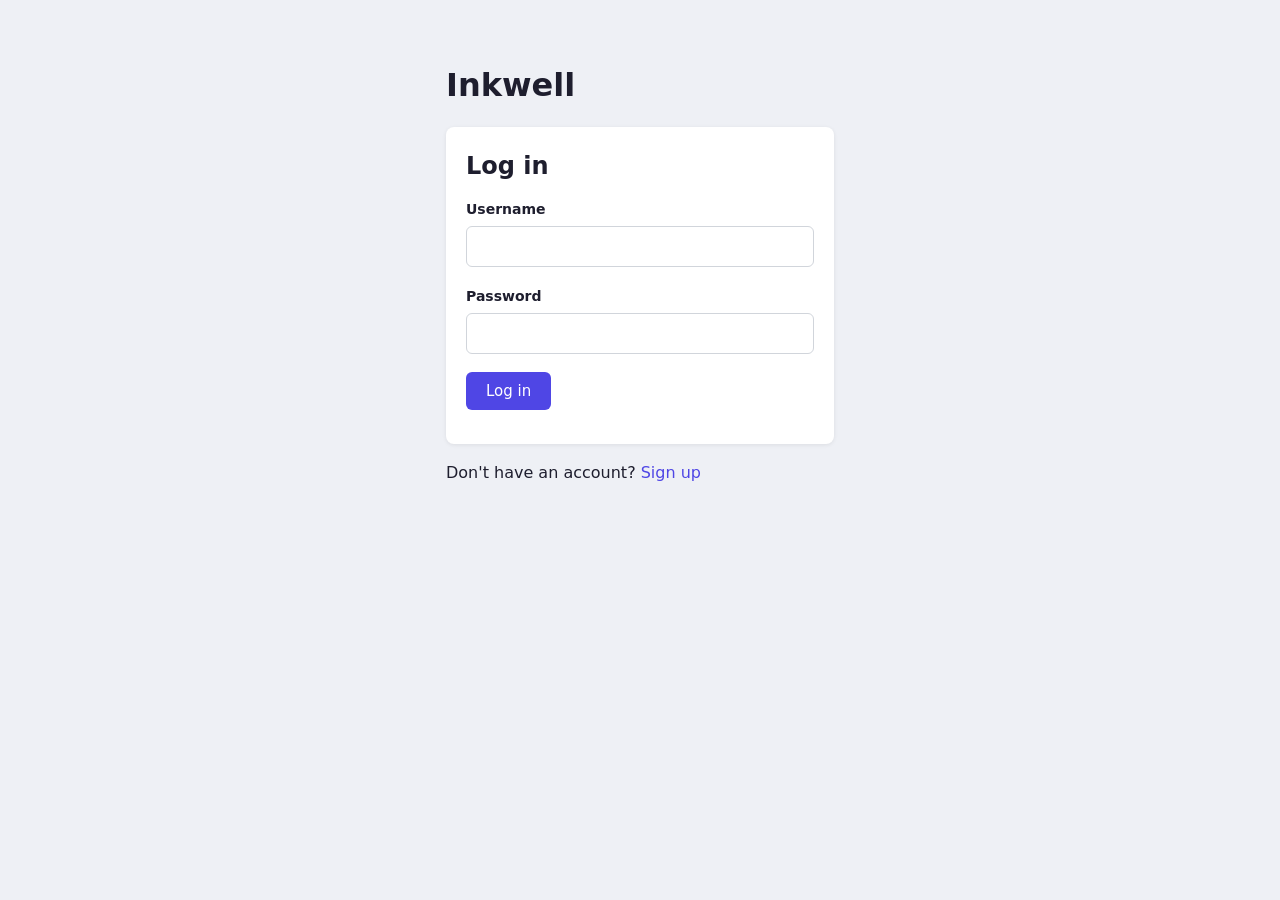
<file: login.html>
<!DOCTYPE html>
<html lang="en">
<head>
  <meta charset="UTF-8">
  <meta name="viewport" content="width=device-width, initial-scale=1">
  <title>Log In — Inkwell</title>
  <link rel="stylesheet" href="/style.css">
</head>
<body>
  <div class="auth-container">
    <h1>Inkwell</h1>
    <div class="card">
      <h2>Log in</h2>
      <form id="form-login">
        <div class="form-group">
          <label for="username">Username</label>
          <input name="username" id="username" type="text" autocomplete="username" required>
        </div>
        <div class="form-group">
          <label for="password">Password</label>
          <input name="password" id="password" type="password" autocomplete="current-password" required>
        </div>
        <button type="submit">Log in</button>
        <p id="err" class="error-msg"></p>
      </form>
    </div>
    <p>Don't have an account? <a href="/signup">Sign up</a></p>
  </div>
  <script>
    document.getElementById('form-login').addEventListener('submit', async function(ev) {
      ev.preventDefault();
      var username = document.getElementById('username').value.trim();
      var password = document.getElementById('password').value;
      var err = document.getElementById('err');
      err.textContent = '';
      try {
        var resp = await fetch('/api/auth/login', {
          method: 'POST',
          headers: { 'Content-Type': 'application/json' },
          body: JSON.stringify({ username: username, password: password })
        });
        if (!resp.ok) { err.textContent = 'Invalid username or password.'; return; }
        var data = await resp.json();
        localStorage.setItem('token', data.session_token);
        window.location.href = '/';
      } catch (e) {
        err.textContent = 'Network error. Please try again.';
      }
    });
  </script>
</body>
</html>
</file>
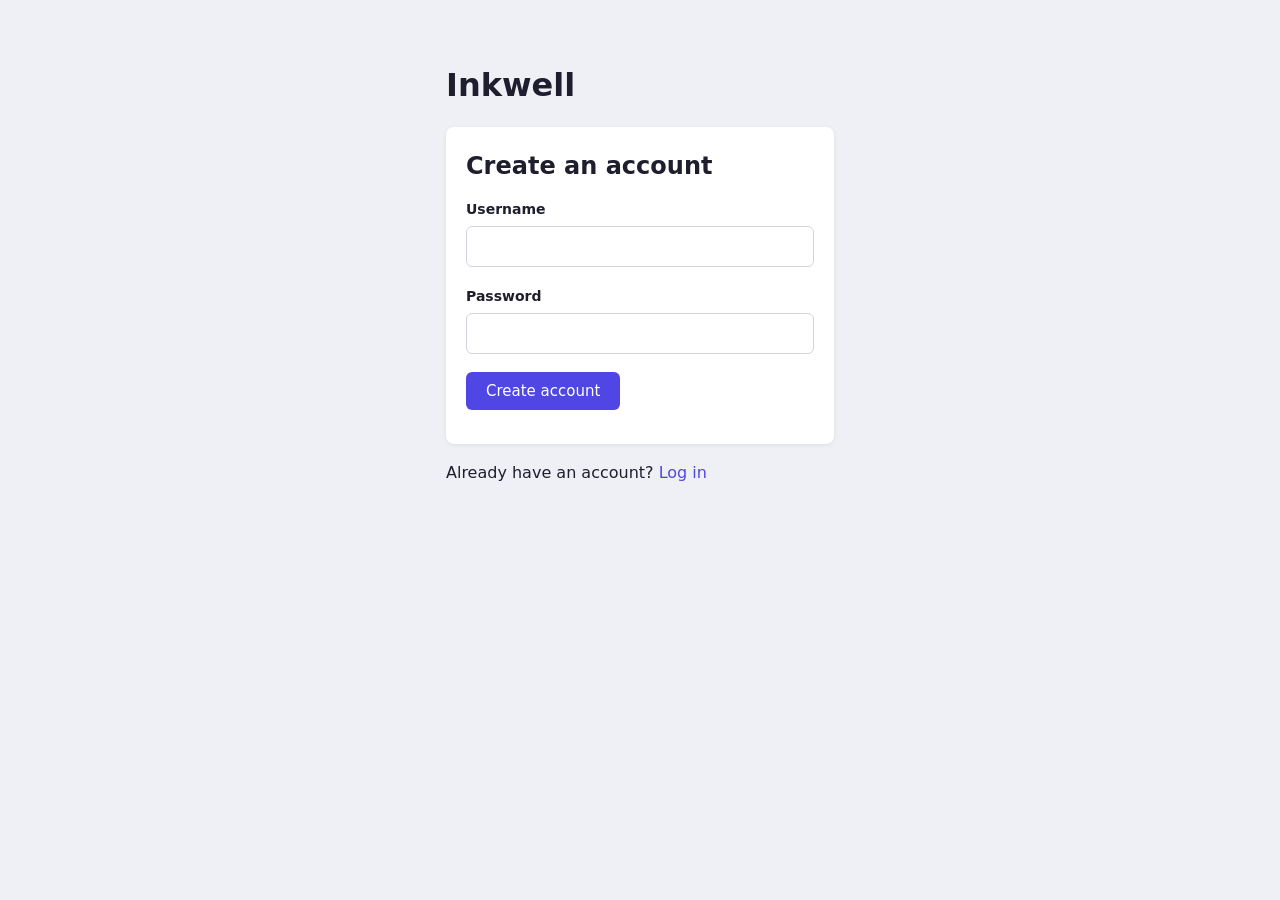
<file: signup.html>
<!DOCTYPE html>
<html lang="en">
<head>
  <meta charset="UTF-8">
  <meta name="viewport" content="width=device-width, initial-scale=1">
  <title>Sign Up — Inkwell</title>
  <link rel="stylesheet" href="/style.css">
</head>
<body>
  <div class="auth-container">
    <h1>Inkwell</h1>
    <div class="card">
      <h2>Create an account</h2>
      <form id="form-signup">
        <div class="form-group">
          <label for="username">Username</label>
          <input name="username" id="username" type="text" autocomplete="username" required>
        </div>
        <div class="form-group">
          <label for="password">Password</label>
          <input name="password" id="password" type="password" autocomplete="new-password" required>
        </div>
        <button type="submit">Create account</button>
        <p id="err" class="error-msg"></p>
      </form>
    </div>
    <p>Already have an account? <a href="/login">Log in</a></p>
  </div>
  <script>
    document.getElementById('form-signup').addEventListener('submit', async function(ev) {
      ev.preventDefault();
      var username = document.getElementById('username').value.trim();
      var password = document.getElementById('password').value;
      var err = document.getElementById('err');
      err.textContent = '';
      try {
        var resp = await fetch('/api/auth/signup', {
          method: 'POST',
          headers: { 'Content-Type': 'application/json' },
          body: JSON.stringify({ username: username, password: password })
        });
        if (!resp.ok) { err.textContent = 'Signup failed. Username may already be taken.'; return; }
        var data = await resp.json();
        localStorage.setItem('token', data.session_token);
        window.location.href = '/';
      } catch (e) {
        err.textContent = 'Network error. Please try again.';
      }
    });
  </script>
</body>
</html>
</file>
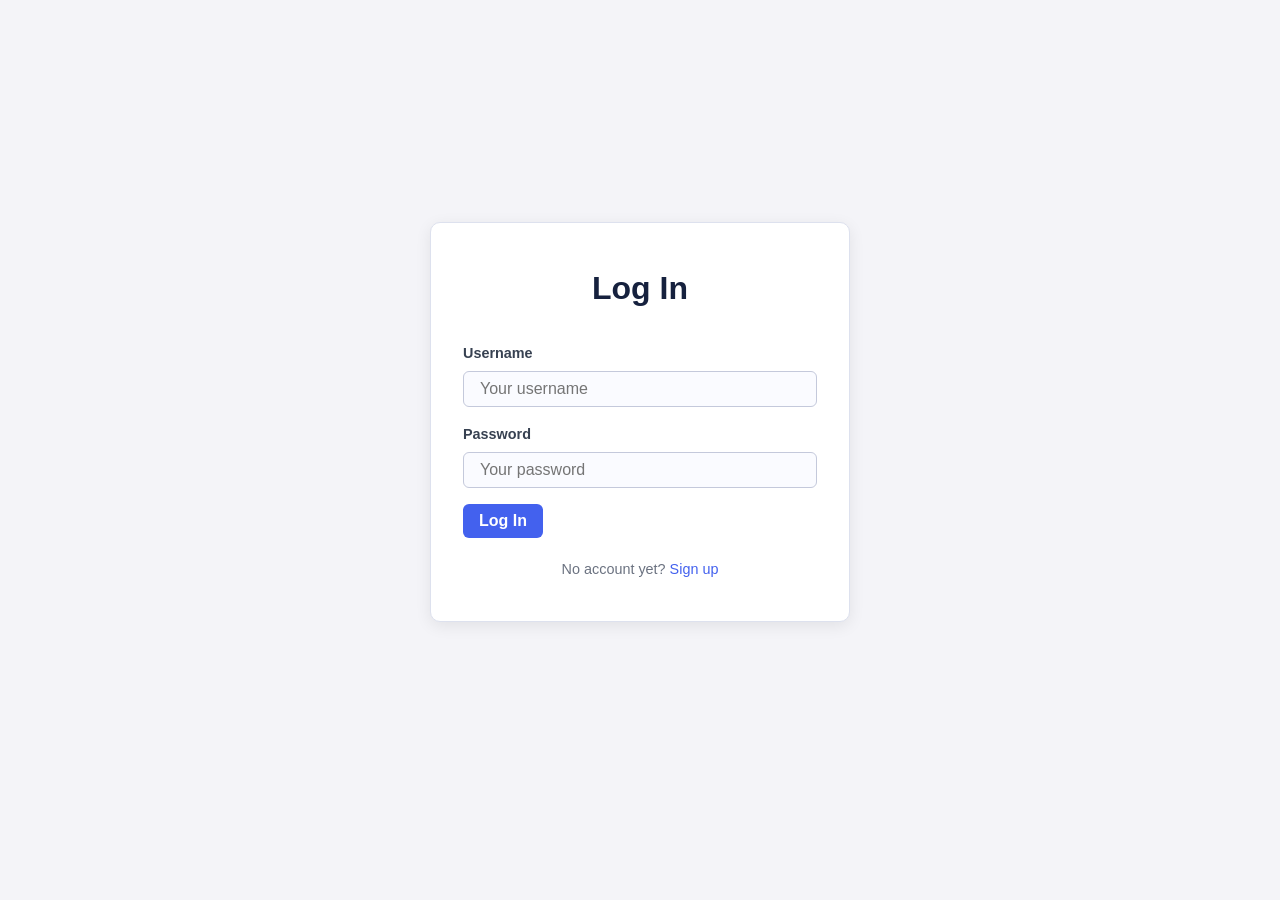
<file: html/login.html>
<!DOCTYPE html>
<html lang="en">
<head>
  <meta charset="UTF-8">
  <meta name="viewport" content="width=device-width, initial-scale=1.0">
  <title>Log In — Inkwell</title>
  <link rel="stylesheet" href="/css/style.css">
</head>
<body>
  <div class="auth-wrapper">
    <div class="auth-card">
      <h1>Log In</h1>
      <div id="msg" class="msg"></div>
      <form id="auth-form">
        <div class="form-group">
          <label for="username">Username</label>
          <input id="username" name="username" type="text" placeholder="Your username" required autocomplete="username">
        </div>
        <div class="form-group">
          <label for="password">Password</label>
          <input id="password" name="password" type="password" placeholder="Your password" required autocomplete="current-password">
        </div>
        <button type="submit">Log In</button>
      </form>
      <div class="alt-link">
        No account yet? <a href="/signup">Sign up</a>
      </div>
    </div>
  </div>

  <script>
    (function initLogin() {
      // If already logged in, go to timeline
      var existing = localStorage.getItem('token') || localStorage.getItem('session_token');
      if (existing) {
        window.location.href = '/';
        return;
      }

      function showMsg(text, type) {
        var el = document.getElementById('msg');
        el.textContent = text;
        el.className = 'msg show ' + type;
      }

      document.getElementById('auth-form').addEventListener('submit', function handleAuth(e) {
        e.preventDefault();
        var username = document.getElementById('username').value.trim();
        var password = document.getElementById('password').value;

        if (!username || !password) {
          showMsg('Please fill in all fields.', 'error');
          return;
        }

        fetch('/api/auth/login', {
          method: 'POST',
          headers: { 'Content-Type': 'application/json' },
          body: JSON.stringify({ username: username, password: password })
        })
          .then(function handleResponse(res) {
            return res.json().then(function parseBody(data) {
              return { status: res.status, data: data };
            });
          })
          .then(function handleResult(result) {
            if (result.status >= 200 && result.status < 300) {
              var tok = (result.data && (result.data.token || result.data.session_token)) || null;
              if (tok) {
                localStorage.setItem('token', tok);
              }
              showMsg('Logged in! Redirecting…', 'success');
              setTimeout(function goHome() { window.location.href = '/'; }, 600);
            } else {
              var errMsg = (result.data && (result.data.error || result.data.message)) || 'Login failed. Check your credentials.';
              showMsg(errMsg, 'error');
            }
          })
          .catch(function handleError(err) {
            showMsg('Network error: ' + err.message, 'error');
          });
      });
    })();
  </script>
</body>
</html>
</file>
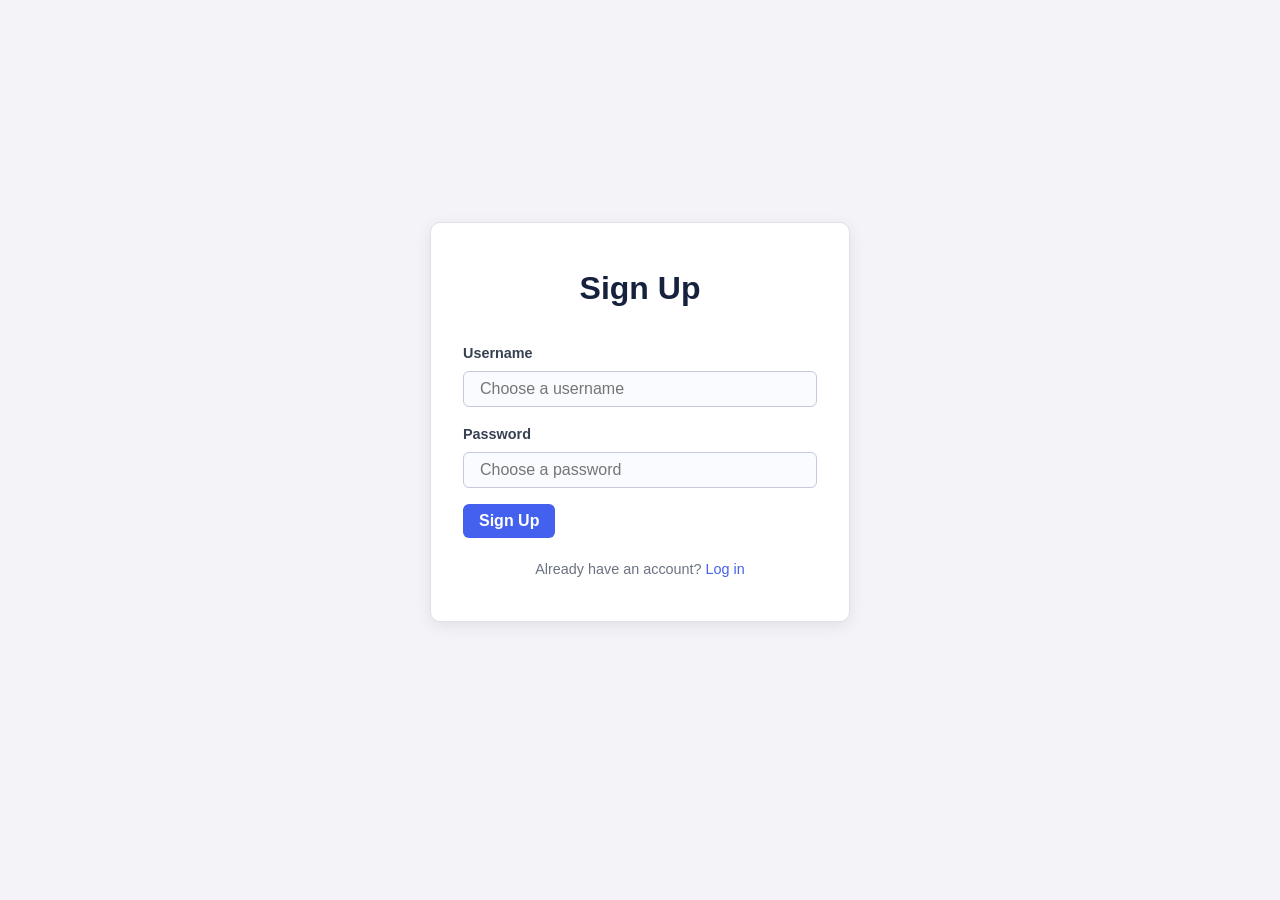
<file: html/signup.html>
<!DOCTYPE html>
<html lang="en">
<head>
  <meta charset="UTF-8">
  <meta name="viewport" content="width=device-width, initial-scale=1.0">
  <title>Sign Up — Inkwell</title>
  <link rel="stylesheet" href="/css/style.css">
</head>
<body>
  <div class="auth-wrapper">
    <div class="auth-card">
      <h1>Sign Up</h1>
      <div id="msg" class="msg"></div>
      <form id="auth-form">
        <div class="form-group">
          <label for="username">Username</label>
          <input id="username" name="username" type="text" placeholder="Choose a username" required autocomplete="username">
        </div>
        <div class="form-group">
          <label for="password">Password</label>
          <input id="password" name="password" type="password" placeholder="Choose a password" required autocomplete="new-password">
        </div>
        <button type="submit">Sign Up</button>
      </form>
      <div class="alt-link">
        Already have an account? <a href="/login">Log in</a>
      </div>
    </div>
  </div>

  <script>
    (function initSignup() {
      // If already logged in, go to timeline
      var existing = localStorage.getItem('token') || localStorage.getItem('session_token');
      if (existing) {
        window.location.href = '/';
        return;
      }

      function showMsg(text, type) {
        var el = document.getElementById('msg');
        el.textContent = text;
        el.className = 'msg show ' + type;
      }

      document.getElementById('auth-form').addEventListener('submit', function handleSignup(e) {
        e.preventDefault();
        var username = document.getElementById('username').value.trim();
        var password = document.getElementById('password').value;

        if (!username || !password) {
          showMsg('Please fill in all fields.', 'error');
          return;
        }

        fetch('/api/auth/signup', {
          method: 'POST',
          headers: { 'Content-Type': 'application/json' },
          body: JSON.stringify({ username: username, password: password })
        })
          .then(function handleResponse(res) {
            return res.json().then(function parseBody(data) {
              return { status: res.status, data: data };
            });
          })
          .then(function handleResult(result) {
            if (result.status >= 200 && result.status < 300) {
              var tok = (result.data && (result.data.token || result.data.session_token)) || null;
              if (tok) {
                localStorage.setItem('token', tok);
              }
              showMsg('Account created! Redirecting…', 'success');
              setTimeout(function goHome() { window.location.href = '/'; }, 800);
            } else {
              var errMsg = (result.data && (result.data.error || result.data.message)) || 'Signup failed.';
              showMsg(errMsg, 'error');
            }
          })
          .catch(function handleError(err) {
            showMsg('Network error: ' + err.message, 'error');
          });
      });
    })();
  </script>
</body>
</html>
</file>
<file: style.css>
:root {
  --bg: #eef0f5;
  --surface: #ffffff;
  --primary: #4f46e5;
  --primary-dark: #4338ca;
  --text: #1e1e2e;
  --muted: #6b7280;
  --border: #d1d5db;
}

* { box-sizing: border-box; }

body {
  background-color: var(--bg);
  color: var(--text);
  font-family: system-ui, -apple-system, sans-serif;
  font-size: 16px;
  margin: 0;
  line-height: 1.6;
}

h1 { font-size: 2rem; margin: 0 0 16px; }
h2 { font-size: 1.5rem; margin: 0 0 12px; }
h3 { font-size: 1.25rem; margin: 0 0 8px; }

a { color: var(--primary); text-decoration: none; }
a:hover { text-decoration: underline; }

nav {
  background-color: var(--primary);
  padding: 10px 24px;
  display: flex;
  gap: 8px;
  align-items: center;
  flex-wrap: wrap;
}

nav a {
  color: #fff;
  padding: 6px 12px;
  border: 1px solid rgba(255,255,255,0.4);
  border-radius: 4px;
  font-size: 14px;
  text-decoration: none;
}
nav a:hover { background-color: rgba(255,255,255,0.15); text-decoration: none; }

.nav-brand {
  color: #fff;
  font-weight: 700;
  font-size: 18px;
  margin-right: 8px;
  border: none !important;
  padding: 0 !important;
}

.nav-logout {
  margin-left: auto;
  background-color: rgba(255,255,255,0.1);
  color: #fff;
  border: 1px solid rgba(255,255,255,0.4);
  border-radius: 4px;
  padding: 6px 12px;
  font-size: 14px;
  cursor: pointer;
}
.nav-logout:hover { background-color: rgba(255,255,255,0.25); }

main {
  max-width: 820px;
  margin: 28px auto;
  padding: 0 16px;
}

.card {
  background-color: var(--surface);
  border-radius: 8px;
  padding: 20px;
  margin-bottom: 16px;
  box-shadow: 0 1px 4px rgba(0,0,0,0.08);
}

.form-group { margin-bottom: 18px; }

label {
  display: block;
  font-weight: 600;
  margin-bottom: 6px;
  font-size: 14px;
}

input[type="text"],
input[type="password"],
input[type="email"],
textarea {
  width: 100%;
  padding: 10px 14px;
  background-color: var(--surface);
  border: 1px solid var(--border);
  border-radius: 6px;
  font-size: 16px;
  font-family: inherit;
  color: var(--text);
}
input:focus, textarea:focus {
  outline: 2px solid var(--primary);
  border-color: var(--primary);
}

textarea {
  resize: vertical;
  min-height: 120px;
  line-height: 1.5;
}

button {
  padding: 10px 20px;
  background-color: var(--primary);
  color: #fff;
  border: none;
  border-radius: 6px;
  font-size: 15px;
  font-family: inherit;
  cursor: pointer;
  font-weight: 500;
}
button:hover { background-color: var(--primary-dark); }

button.secondary {
  background-color: #e5e7eb;
  color: var(--text);
}
button.secondary:hover { background-color: #d1d5db; }

button.follow-btn {
  padding: 6px 14px;
  font-size: 13px;
  background-color: var(--primary);
}
button.follow-btn.following {
  background-color: #e5e7eb;
  color: var(--text);
}

.error-msg {
  color: #dc2626;
  font-size: 14px;
  margin-top: 8px;
}

.post-card {
  background-color: var(--surface);
  border-radius: 8px;
  padding: 16px 20px;
  margin-bottom: 12px;
  box-shadow: 0 1px 3px rgba(0,0,0,0.07);
}
.post-meta {
  font-size: 13px;
  color: var(--muted);
  margin-bottom: 8px;
}
.post-meta a { color: var(--primary); }
.post-body { line-height: 1.7; }
.post-body pre {
  background-color: #f3f4f6;
  padding: 12px;
  border-radius: 4px;
  overflow-x: auto;
  font-size: 14px;
}
.post-body code {
  background-color: #f3f4f6;
  padding: 2px 5px;
  border-radius: 3px;
  font-size: 14px;
}
.post-body pre code { background: none; padding: 0; }

.user-row {
  display: flex;
  align-items: center;
  justify-content: space-between;
  padding: 12px 0;
  border-bottom: 1px solid var(--border);
}
.user-row:last-child { border-bottom: none; }
.user-info a { font-weight: 600; }
.user-handle { font-size: 13px; color: var(--muted); }

.preview-area {
  background-color: #f9fafb;
  border: 1px solid var(--border);
  border-radius: 6px;
  padding: 16px;
  min-height: 120px;
  line-height: 1.7;
}
.preview-label {
  font-size: 13px;
  font-weight: 600;
  color: var(--muted);
  margin-bottom: 6px;
}

.split { display: flex; gap: 16px; }
.split > * { flex: 1; }

.page-title { margin-bottom: 24px; }

.auth-container {
  max-width: 420px;
  margin: 60px auto;
  padding: 0 16px;
}

.empty { color: var(--muted); font-style: italic; text-align: center; padding: 32px 0; }

.profile-header {
  display: flex;
  align-items: flex-start;
  gap: 16px;
  margin-bottom: 24px;
}
.profile-avatar {
  width: 64px;
  height: 64px;
  border-radius: 50%;
  background-color: var(--primary);
  display: flex;
  align-items: center;
  justify-content: center;
  color: #fff;
  font-size: 24px;
  font-weight: 700;
  flex-shrink: 0;
}
.profile-meta h1 { margin: 0 0 4px; font-size: 1.5rem; }
.profile-bio { color: var(--muted); margin-top: 4px; }
</file>
<file: css/style.css>
/* Base */
*, *::before, *::after {
  box-sizing: border-box;
  margin: 0;
  padding: 0;
}

body {
  font-family: -apple-system, BlinkMacSystemFont, 'Segoe UI', Roboto, Helvetica, Arial, sans-serif;
  font-size: 16px;
  background-color: #f4f4f8;
  color: #1a1a2e;
  line-height: 1.6;
  min-height: 100vh;
}

h1 { font-size: 2rem; }
h2 { font-size: 1.5rem; }
h3 { font-size: 1.25rem; }

h1, h2, h3 {
  margin-bottom: 0.5rem;
  font-weight: 700;
  color: #16213e;
}

a {
  color: #4361ee;
  text-decoration: none;
}

a:hover {
  text-decoration: underline;
}

/* Nav */
nav {
  background-color: #16213e;
  padding: 0 1.5rem;
  display: flex;
  align-items: center;
  gap: 1.5rem;
  height: 56px;
  box-shadow: 0 2px 4px rgba(0,0,0,0.15);
}

nav a {
  color: #c8cfe8;
  font-size: 0.95rem;
  font-weight: 500;
  padding: 8px 16px;
  border-radius: 4px;
  transition: background-color 0.15s, color 0.15s;
}

nav a:hover {
  background-color: #0f3460;
  color: #fff;
  text-decoration: none;
}

nav .brand {
  color: #e2e8f7;
  font-size: 1.1rem;
  font-weight: 700;
  margin-right: auto;
}

#logout-link {
  margin-left: auto;
  color: #f87171;
}

/* Container */
.container {
  max-width: 800px;
  margin: 2rem auto;
  padding: 0 1rem;
}

.container-wide {
  max-width: 1100px;
  margin: 2rem auto;
  padding: 0 1rem;
}

/* Card */
.card {
  background-color: #ffffff;
  border: 1px solid #dde1ee;
  border-radius: 8px;
  padding: 1.5rem;
  margin-bottom: 1.25rem;
  box-shadow: 0 1px 3px rgba(0,0,0,0.07);
}

/* Form elements */
.form-group {
  margin-bottom: 1rem;
}

label {
  display: block;
  margin-bottom: 0.35rem;
  font-weight: 600;
  font-size: 0.9rem;
  color: #374151;
}

input[type="text"],
input[type="password"],
input[type="email"],
textarea {
  display: block;
  width: 100%;
  padding: 8px 16px;
  font-size: 1rem;
  font-family: inherit;
  border: 1px solid #c4c9db;
  border-radius: 6px;
  background-color: #fafbff;
  color: #1a1a2e;
  outline: none;
  transition: border-color 0.15s, box-shadow 0.15s;
}

input[type="text"]:focus,
input[type="password"]:focus,
input[type="email"]:focus,
textarea:focus {
  border-color: #4361ee;
  box-shadow: 0 0 0 3px rgba(67,97,238,0.15);
}

textarea {
  resize: vertical;
  min-height: 200px;
}

button {
  padding: 8px 16px;
  font-size: 1rem;
  font-family: inherit;
  font-weight: 600;
  border: none;
  border-radius: 6px;
  cursor: pointer;
  background-color: #4361ee;
  color: #ffffff;
  transition: background-color 0.15s, transform 0.1s;
}

button:hover {
  background-color: #3451d1;
}

button:active {
  transform: scale(0.98);
}

button.btn-secondary {
  background-color: #6b7280;
  color: #fff;
}

button.btn-secondary:hover {
  background-color: #4b5563;
}

button.btn-danger {
  background-color: #ef4444;
  color: #fff;
}

button.btn-danger:hover {
  background-color: #dc2626;
}

button.btn-success {
  background-color: #10b981;
  color: #fff;
}

button.btn-success:hover {
  background-color: #059669;
}

/* Auth pages */
.auth-wrapper {
  display: flex;
  justify-content: center;
  align-items: center;
  min-height: calc(100vh - 56px);
  background-color: #f4f4f8;
  padding: 2rem 1rem;
}

.auth-card {
  background-color: #ffffff;
  border: 1px solid #dde1ee;
  border-radius: 10px;
  padding: 2.5rem 2rem;
  width: 100%;
  max-width: 420px;
  box-shadow: 0 4px 16px rgba(0,0,0,0.08);
}

.auth-card h1 {
  text-align: center;
  margin-bottom: 1.75rem;
}

.auth-card .alt-link {
  text-align: center;
  margin-top: 1.25rem;
  font-size: 0.9rem;
  color: #6b7280;
}

/* Timeline / Post cards */
.post-card {
  background-color: #ffffff;
  border: 1px solid #dde1ee;
  border-radius: 8px;
  padding: 1.25rem 1.5rem;
  margin-bottom: 1rem;
  box-shadow: 0 1px 3px rgba(0,0,0,0.06);
}

.post-card .post-meta {
  font-size: 0.82rem;
  color: #6b7280;
  margin-bottom: 0.6rem;
}

.post-card .post-meta a {
  font-weight: 700;
  color: #4361ee;
}

.post-card .post-content h1,
.post-card .post-content h2,
.post-card .post-content h3 {
  margin-top: 0.5rem;
  margin-bottom: 0.25rem;
}

.post-card .post-content p {
  margin-bottom: 0.5rem;
}

.post-card .post-content code {
  background: #f0f1f9;
  padding: 1px 5px;
  border-radius: 3px;
  font-size: 0.9em;
}

.post-card .post-content pre {
  background: #1e1e2e;
  color: #cdd6f4;
  padding: 1rem;
  border-radius: 6px;
  overflow-x: auto;
  margin: 0.5rem 0;
}

/* Post editor */
.post-editor {
  display: grid;
  grid-template-columns: 1fr 1fr;
  gap: 1.5rem;
  margin-top: 1rem;
}

.post-editor .editor-pane,
.post-editor .preview-pane {
  display: flex;
  flex-direction: column;
}

.post-editor label {
  font-size: 0.85rem;
  text-transform: uppercase;
  letter-spacing: 0.05em;
  color: #6b7280;
  margin-bottom: 0.5rem;
}

#post-body {
  flex: 1;
  min-height: 320px;
  font-family: 'SFMono-Regular', 'Consolas', 'Liberation Mono', monospace;
  font-size: 0.95rem;
}

#preview {
  flex: 1;
  background-color: #ffffff;
  border: 1px solid #dde1ee;
  border-radius: 6px;
  padding: 1rem 1.25rem;
  min-height: 320px;
  overflow-y: auto;
}

#preview p { margin-bottom: 0.6rem; }
#preview h1, #preview h2, #preview h3 { margin: 0.75rem 0 0.4rem; }
#preview code {
  background: #f0f1f9;
  padding: 1px 5px;
  border-radius: 3px;
  font-size: 0.9em;
}
#preview pre {
  background: #1e1e2e;
  color: #cdd6f4;
  padding: 1rem;
  border-radius: 6px;
  overflow-x: auto;
  margin: 0.5rem 0;
}

/* Users list */
.users-grid {
  display: grid;
  grid-template-columns: repeat(auto-fill, minmax(260px, 1fr));
  gap: 1rem;
}

.user-card {
  background-color: #ffffff;
  border: 1px solid #dde1ee;
  border-radius: 8px;
  padding: 1.25rem;
  display: flex;
  flex-direction: column;
  gap: 0.5rem;
  box-shadow: 0 1px 3px rgba(0,0,0,0.06);
}

.user-card .username {
  font-weight: 700;
  color: #16213e;
  font-size: 1.05rem;
}

.user-card .display-name {
  color: #4b5563;
  font-size: 0.9rem;
}

.user-card .bio {
  color: #6b7280;
  font-size: 0.87rem;
  flex: 1;
}

.user-card button {
  margin-top: 0.5rem;
  font-size: 0.9rem;
}

/* Profile */
.profile-page .profile-header {
  margin-bottom: 1.5rem;
}

.profile-page .profile-username {
  color: #6b7280;
  font-size: 1rem;
}

/* Error/success messages */
.msg {
  padding: 8px 16px;
  border-radius: 6px;
  margin-bottom: 1rem;
  font-size: 0.92rem;
  display: none;
}

.msg.show { display: block; }
.msg.error { background-color: #fee2e2; color: #991b1b; border: 1px solid #fca5a5; }
.msg.success { background-color: #d1fae5; color: #065f46; border: 1px solid #6ee7b7; }

/* Loading state */
.loading {
  color: #6b7280;
  text-align: center;
  padding: 2rem;
  font-size: 0.95rem;
}

/* Page title */
.page-title {
  font-size: 1.5rem;
  font-weight: 700;
  color: #16213e;
  margin-bottom: 1.5rem;
  padding-bottom: 0.5rem;
  border-bottom: 2px solid #dde1ee;
}

/* Responsive */
@media (max-width: 640px) {
  .post-editor {
    grid-template-columns: 1fr;
  }

  .auth-card {
    padding: 1.75rem 1.25rem;
  }

  nav {
    gap: 0.5rem;
    padding: 0 0.75rem;
  }

  nav a {
    padding: 6px 10px;
    font-size: 0.85rem;
  }
}
</file>
